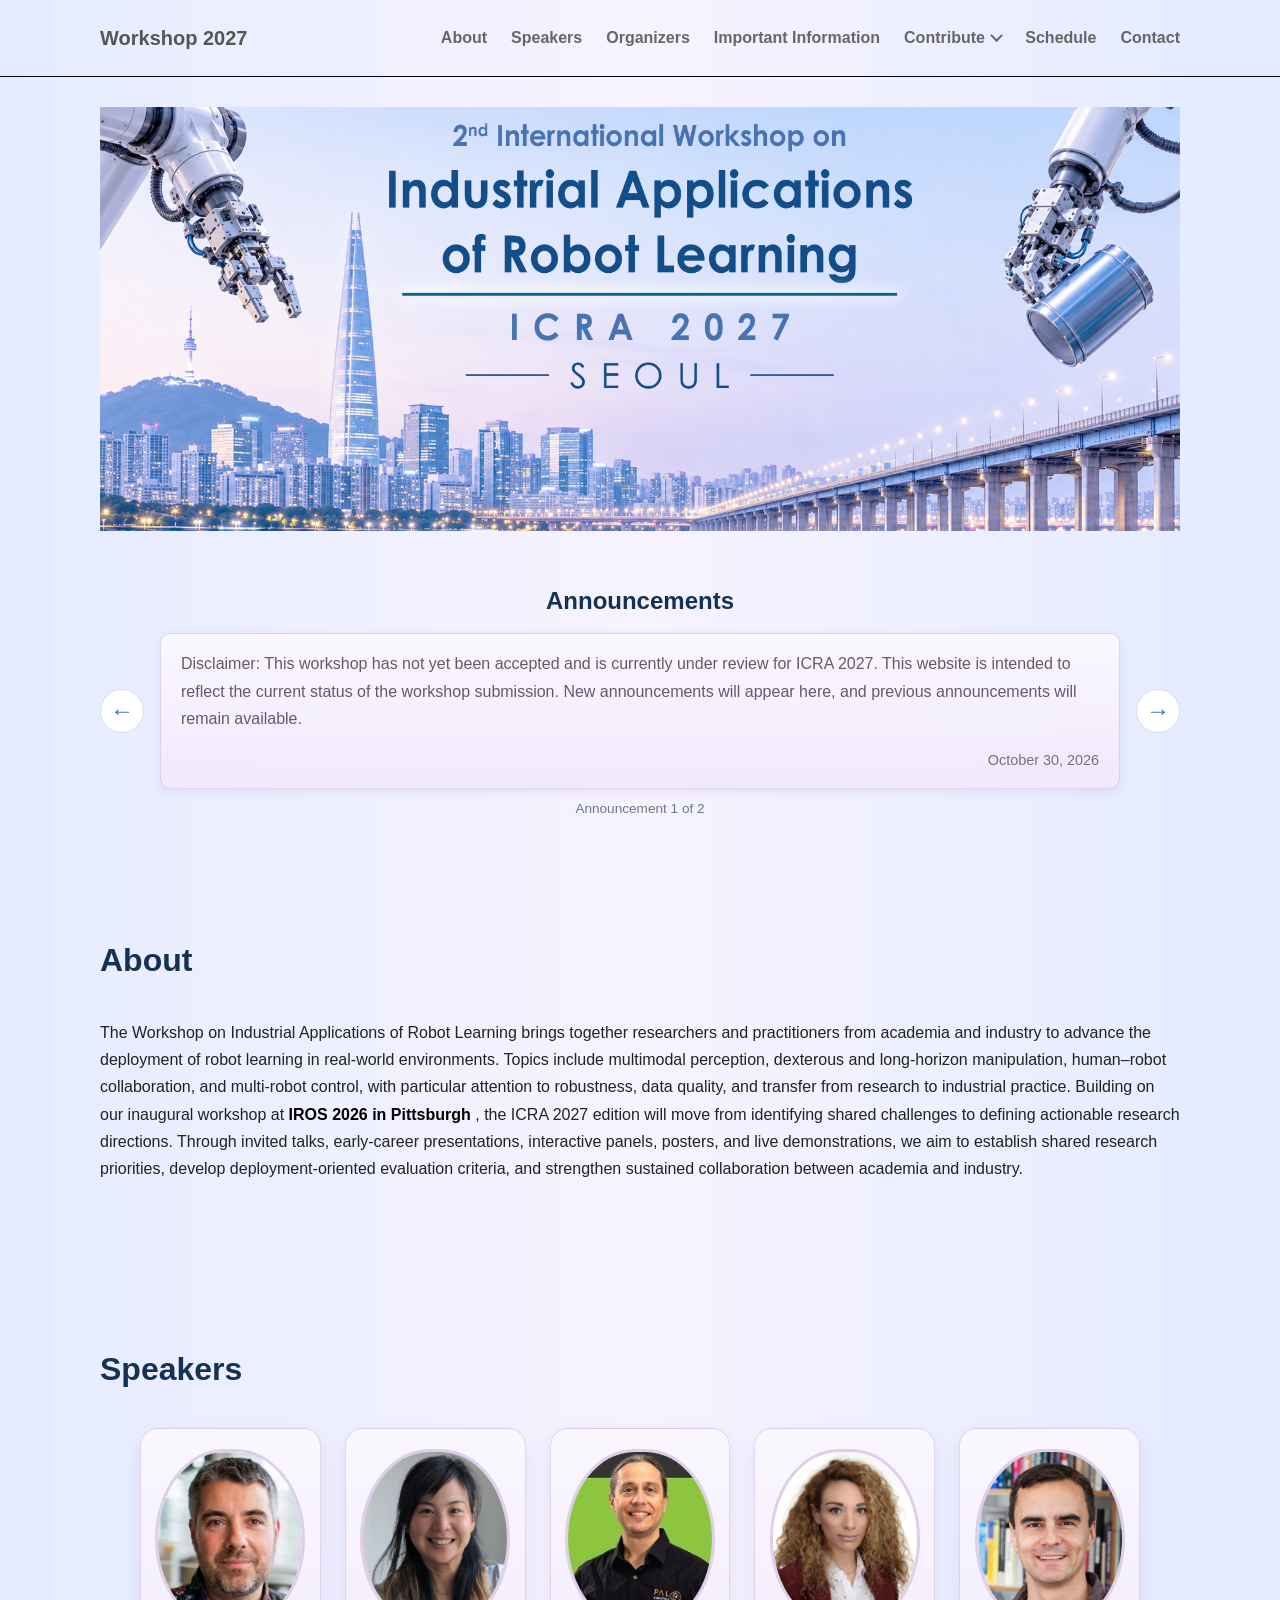
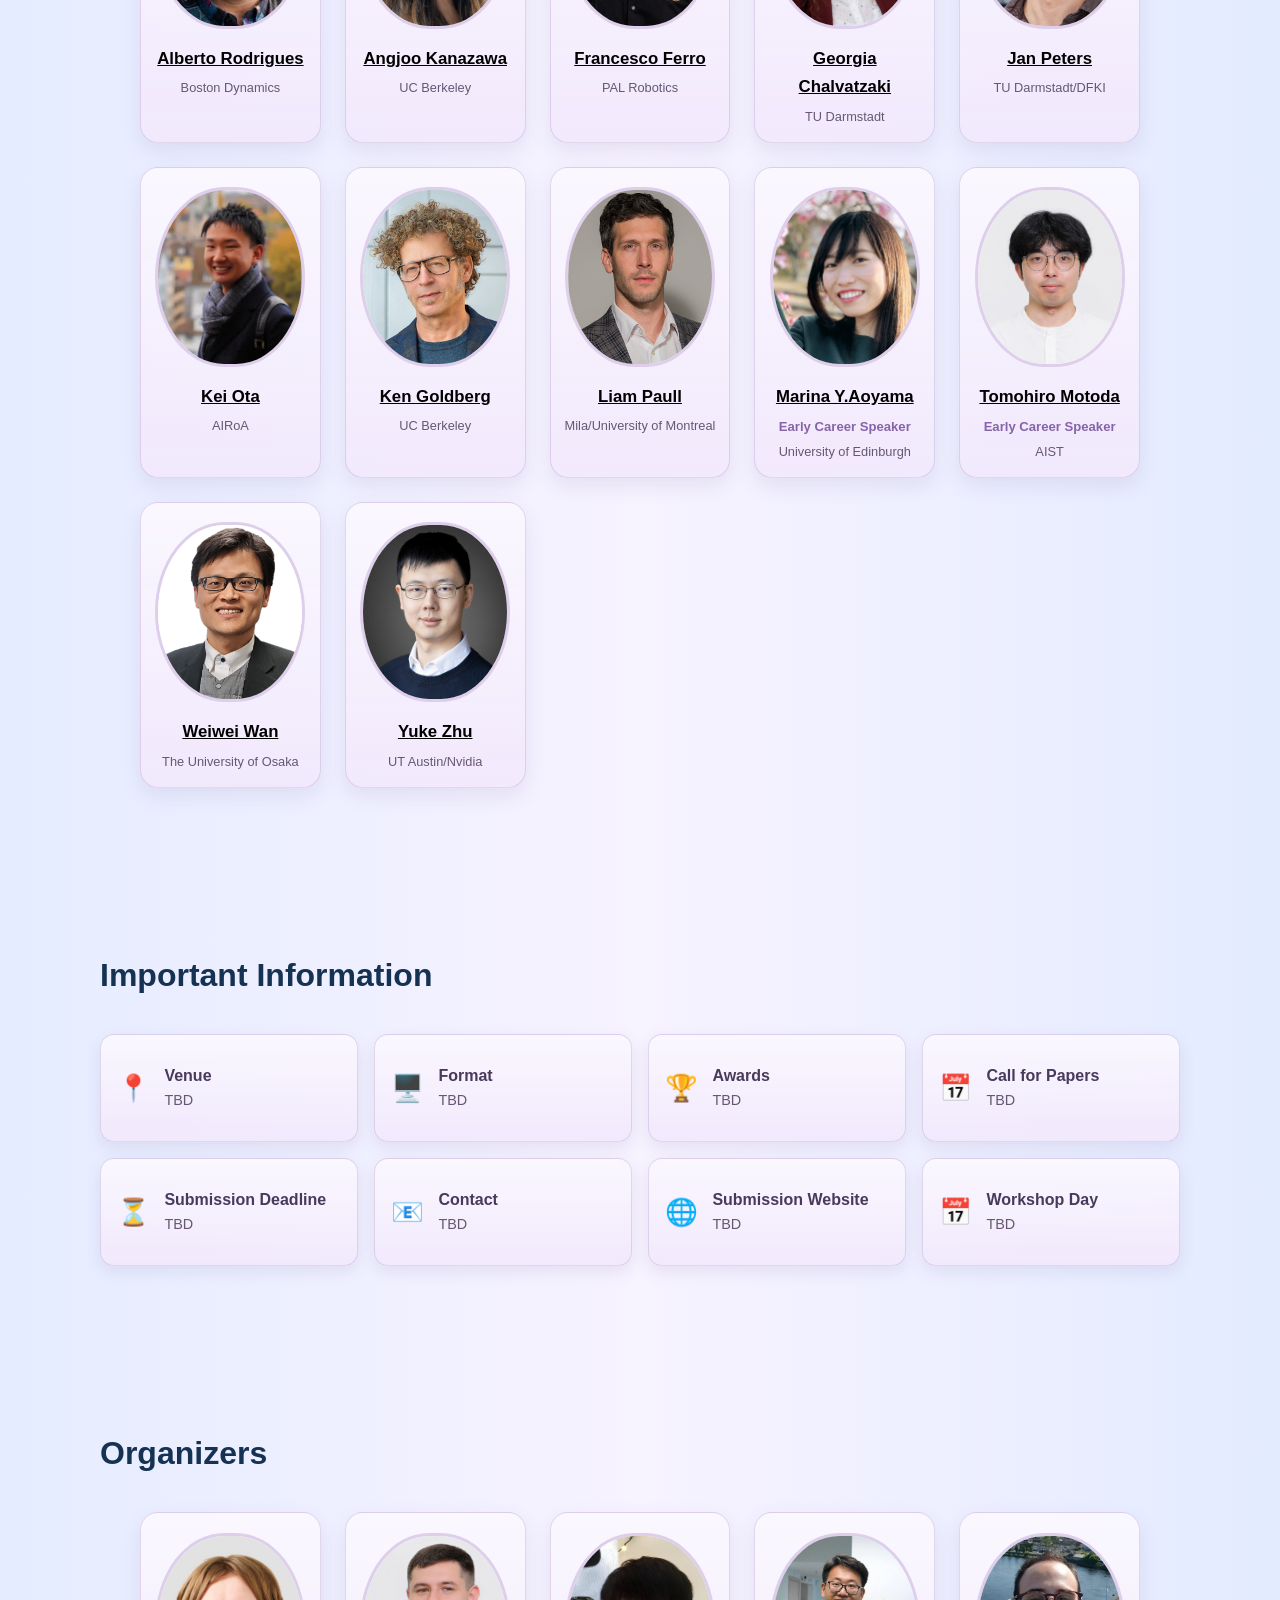
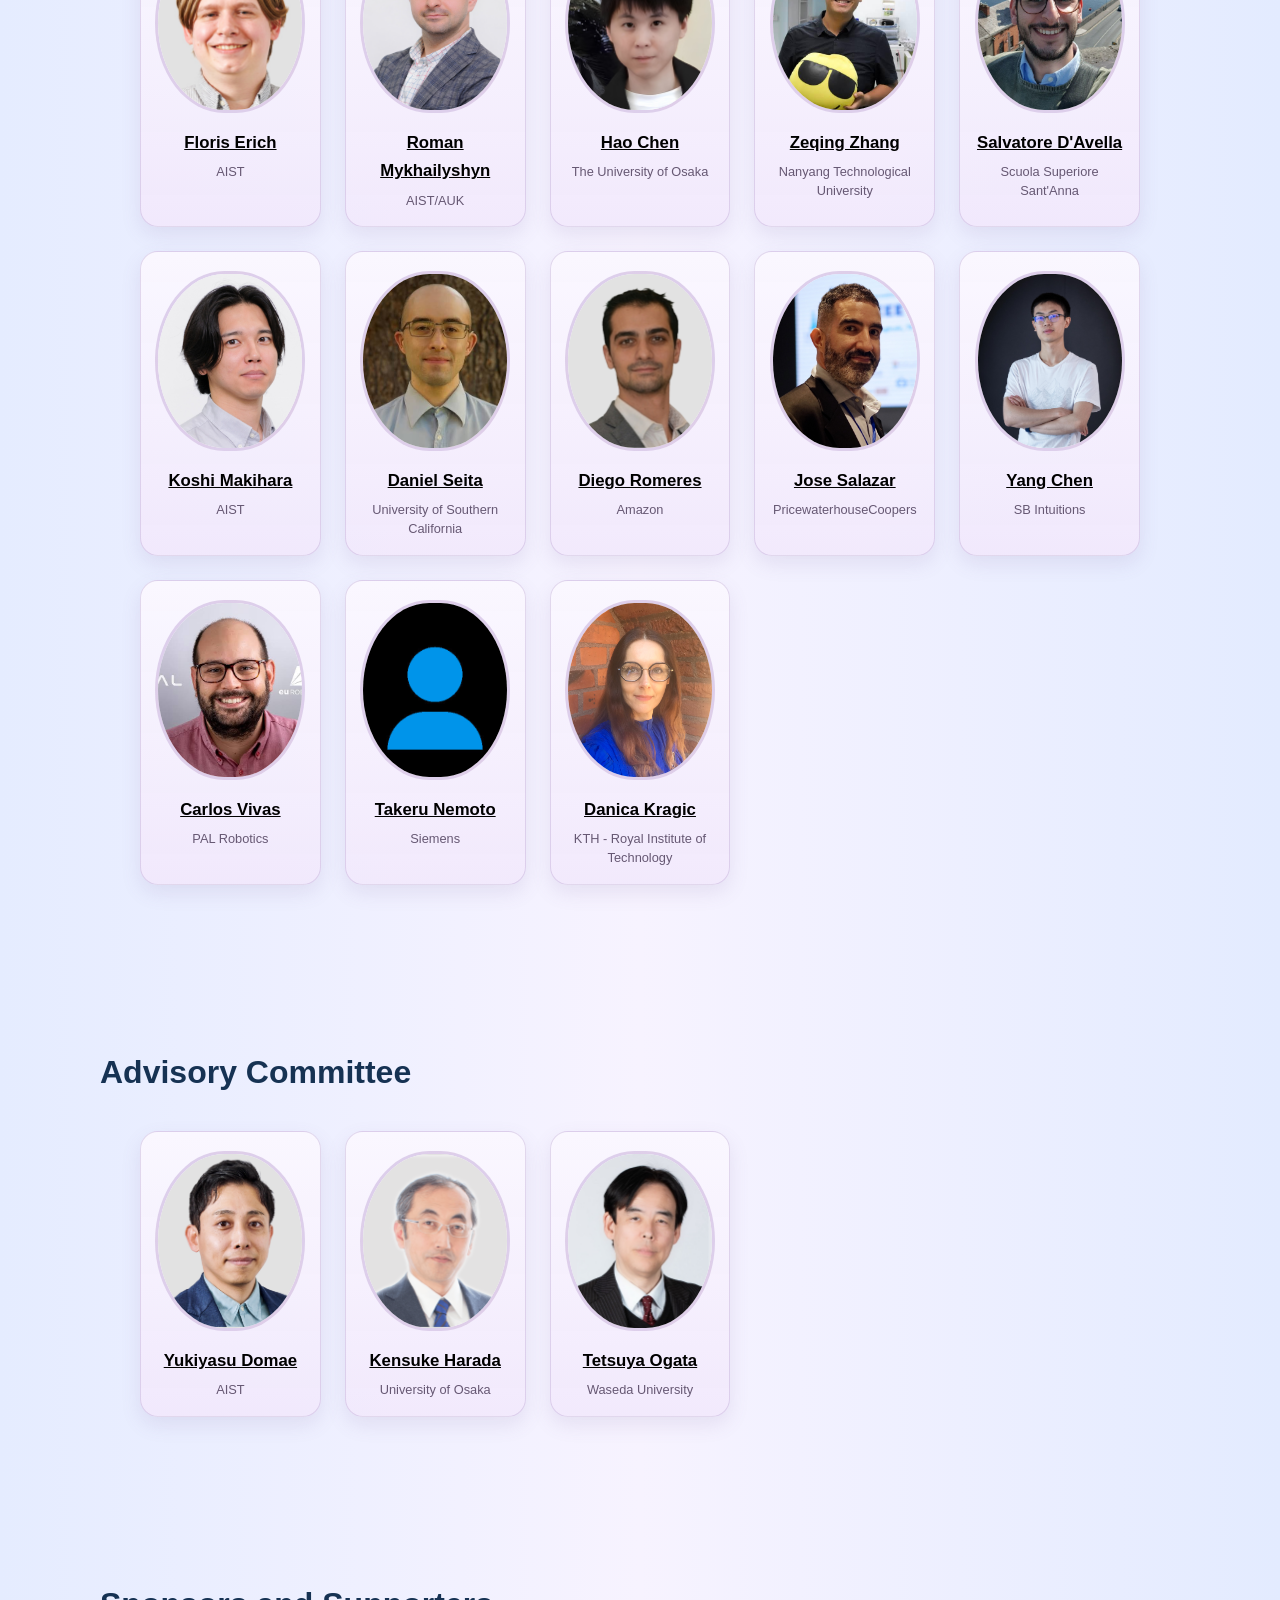
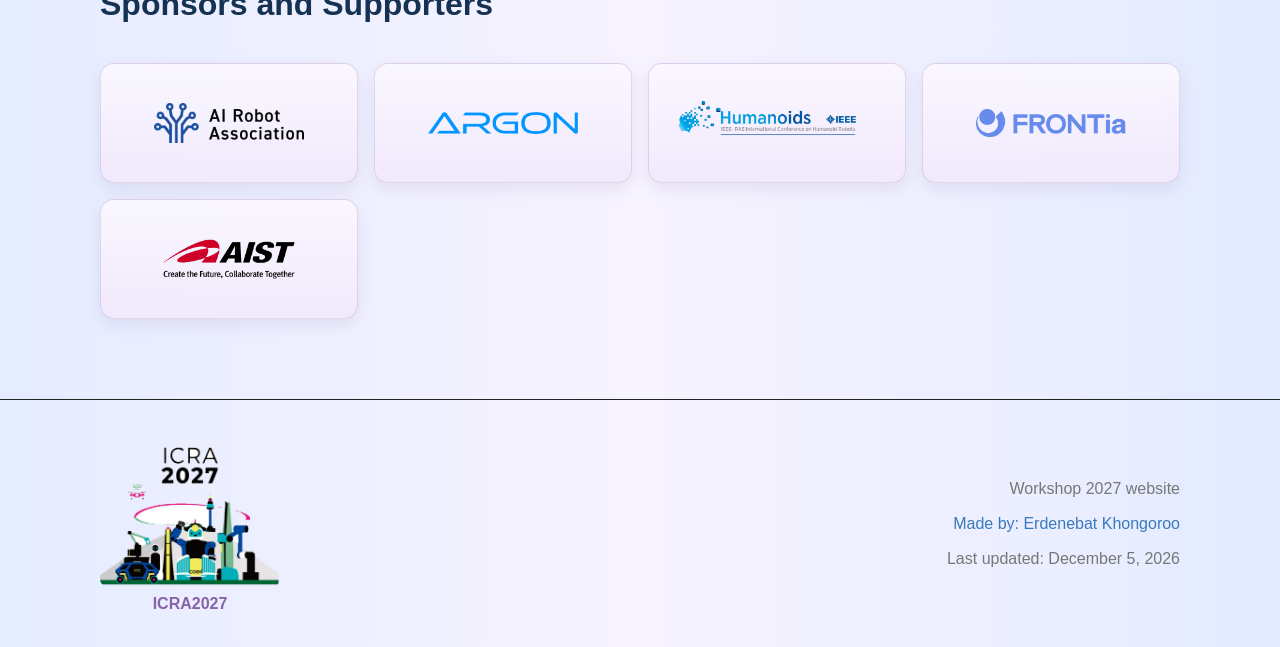
<file: index.html>
<!DOCTYPE html>
<html lang="en">
<head>
    <meta charset="UTF-8">
    <meta name="viewport" content="width=device-width, initial-scale=1.0">
    <title>Workshop 2027</title>
    <link rel="stylesheet" href="./assets/css/main.css">
    <link rel="stylesheet" href="./assets/css/responsive.css">
</head>
<body id="top" class="home-page">
    <div id="header"></div>
    <div class="site-banner">
        <img src="./assets/images/banners/banner.jpg" alt="Workshop 2027 banner">
    </div>
    <section class="announcements container" aria-labelledby="announcements-title">
        <h2 id="announcements-title" class="announcements-title">Announcements</h2>
        <div class="announcement-carousel" aria-label="Workshop announcements">
            <button class="announcement-arrow" type="button" data-announcement-previous aria-label="Previous announcement">&larr;</button>
            <article class="announcement-card" aria-live="polite">
                <p class="announcement-message">Disclaimer: This workshop has not yet been accepted and is currently under review for ICRA 2027. This website is intended to reflect the current status of the workshop submission. New announcements will appear here, and previous announcements will remain available.</p>
                <time class="announcement-date" datetime="2026-10-30">October 30, 2026</time>
            </article>
            <article class="announcement-card" aria-live="polite">
                <p class="announcement-message">TBD</p>
                <time class="announcement-date" datetime="2026-10-16">October 16, 2026</time>
            </article>
            <button class="announcement-arrow" type="button" data-announcement-next aria-label="Next announcement">&rarr;</button>
        </div>
        <p class="announcement-position" data-announcement-position aria-live="polite">Announcement 1 of 1</p>
    </section>
    <main class="container">
        <section id="about">
            <h1 class="section-title">About</h1>
            The Workshop on Industrial Applications of Robot Learning brings together researchers and practitioners from academia and industry to advance the deployment of robot learning in real-world environments. Topics include multimodal perception, dexterous and long-horizon manipulation, human–robot collaboration, and multi-robot control, with particular attention to robustness, data quality, and transfer from research to industrial practice.
Building on our inaugural workshop at <a href="https://aistairc.github.io/IROS2026-workshop/" target="_blank" style="color: #000; font-weight: bold;">IROS 2026 in Pittsburgh </a>, the ICRA 2027 edition will move from identifying shared challenges to defining actionable research directions. Through invited talks, early-career presentations, interactive panels, posters, and live demonstrations, we aim to establish shared research priorities, develop deployment-oriented evaluation criteria, and strengthen sustained collaboration between academia and industry.
        </section>
        <section id="speakers">
            <h1 class="section-title">Speakers</h1>
            <div class="section-content">
                <div class="card-grid speaker-grid">
                    <article class="person-card">
                        <div class="person-photo">
                            <img src="./assets/images/speakers/alberto_rodrigues.jpg" alt="Alberto Rodrigues">
                        </div>
                        <h3><a href="https://www.linkedin.com/in/alberto-rodriguez-5457661a8" target="_blank">Alberto Rodrigues</a></h3>
                        <!-- <p class="person-role">TBD</p> -->
                        <p class="person-affiliation">Boston Dynamics</p>
                    </article>
                    <article class="person-card">
                        <div class="person-photo">
                            <img src="./assets/images/speakers/angjoo_kanazawa.png" alt="Angjoo Kanazawa">
                        </div>
                        <h3><a href="https://people.eecs.berkeley.edu/~kanazawa/" target="_blank">Angjoo Kanazawa</a></h3>
                        <!-- <p class="person-role">TBD</p> -->
                        <p class="person-affiliation">UC Berkeley</p>
                    </article>
                    <article class="person-card">
                        <div class="person-photo">
                            <img src="./assets/images/speakers/francesco_ferro.jpg" alt="Francesco Ferro">
                        </div>
                        <h3><a href="https://scholar.google.com/citations?user=DWcC1p8AAAAJ&hl=es" target="_blank">Francesco Ferro</a></h3>
                        <!-- <p class="person-role">TBD</p> -->
                        <p class="person-affiliation">PAL Robotics</p>
                    </article>
                    <article class="person-card">
                        <div class="person-photo">
                            <img src="./assets/images/speakers/georgia_chalvatzaki.png" alt="Georgia Chalvatzaki">
                        </div>
                        <h3><a href="https://pearl-lab.com/people/georgia-chalvatzaki/" target="_blank">Georgia Chalvatzaki</a></h3>
                        <!-- <p class="person-role">TBD</p> -->
                        <p class="person-affiliation">TU Darmstadt</p>
                    </article>
                    <article class="person-card">
                        <div class="person-photo">
                            <img src="./assets/images/speakers/jan_peters.png" alt="Jan Peters">
                        </div>
                        <h3><a href="https://scholar.google.com/citations?user=-kIVAcAAAAAJ&hl=en" target="_blank">Jan Peters</a></h3>
                        <!-- <p class="person-role">TBD</p> -->
                        <p class="person-affiliation">TU Darmstadt/DFKI</p>
                    </article>
                    <article class="person-card">
                        <div class="person-photo">
                            <img src="./assets/images/speakers/kei_ota.png" alt="Kei Ota">
                        </div>
                        <h3><a href="https://keiohta.github.io/" target="_blank">Kei Ota</a></h3>
                        <!-- <p class="person-role">TBD</p> -->
                        <p class="person-affiliation">AIRoA</p>
                    </article>
                    <article class="person-card">
                        <div class="person-photo">
                            <img src="./assets/images/speakers/ken_goldberg.jpg" alt="Ken Goldberg">
                        </div>
                        <h3><a href="https://goldberg.berkeley.edu/" target="_blank">Ken Goldberg</a></h3>
                        <!-- <p class="person-role">TBD</p> -->
                        <p class="person-affiliation">UC Berkeley</p>
                    </article>
                    <article class="person-card">
                        <div class="person-photo">
                            <img src="./assets/images/speakers/liam_paull.png" alt="Liam Paull">
                        </div>
                        <h3><a href="https://liampaull.ca/" target="_blank">Liam Paull</a></h3>
                        <!-- <p class="person-role">TBD</p> -->
                        <p class="person-affiliation">Mila/University of Montreal</p>
                    </article>
                    <article class="person-card">
                        <div class="person-photo">
                            <img src="./assets/images/speakers/marina_y_aoyama.png" alt="Marina Y.Aoyama">
                        </div>
                        <h3><a href="https://sites.google.com/view/marinayaoyama/home" target="_blank">Marina Y.Aoyama</a></h3>
                        <p class="person-role">Early Career Speaker</p>
                        <p class="person-affiliation">University of Edinburgh</p>
                    </article>
                    <article class="person-card">
                        <div class="person-photo">
                            <img src="./assets/images/speakers/tomohiro_motoda.jpg" alt="Tomohiro Motoda">
                        </div>
                        <h3><a href="https://tomohiromotoda.github.io/" target="_blank">Tomohiro Motoda</a></h3>
                        <p class="person-role">Early Career Speaker</p>
                        <p class="person-affiliation">AIST</p>
                    </article>
                    <article class="person-card">
                        <div class="person-photo">
                            <img src="./assets/images/speakers/weiwei_wan.jpg" alt="Weiwei Wan">
                        </div>
                        <h3><a href="https://wanweiwei07.github.io/" target="_blank">Weiwei Wan</a></h3>
                        <!-- <p class="person-role">TBD</p> -->
                        <p class="person-affiliation">The University of Osaka</p>
                    </article>
                    <article class="person-card">
                        <div class="person-photo">
                            <img src="./assets/images/speakers/yuke_zhu.jpeg" alt="Yuke Zhu">
                        </div>
                        <h3><a href="https://yukezhu.me/" target="_blank">Yuke Zhu</a></h3>
                        <!-- <p class="person-role">TBD</p> -->
                        <p class="person-affiliation">UT Austin/Nvidia</p>
                    </article>
                </div>
            </div>
        </section>
        <section id="important-information">
            <h1 class="section-title">Important Information</h1>
            <div class="info-grid">
                <article class="info-card">
                    <span class="info-icon" aria-hidden="true">📍</span>
                    <div class="info-text">
                        <h2 class="info-label">Venue</h2>
                        <p class="info-detail">TBD</p>
                    </div>
                </article>
                <article class="info-card">
                    <span class="info-icon" aria-hidden="true">🖥️</span>
                    <div class="info-text">
                        <h2 class="info-label">Format</h2>
                        <p class="info-detail">TBD</p>
                    </div>
                </article>
                <article class="info-card">
                    <span class="info-icon" aria-hidden="true">🏆</span>
                    <div class="info-text">
                        <h2 class="info-label">Awards</h2>
                        <p class="info-detail">TBD</p>
                    </div>
                </article>
                <article class="info-card">
                    <span class="info-icon" aria-hidden="true">📅</span>
                    <div class="info-text">
                        <h2 class="info-label">Call for Papers</h2>
                        <p class="info-detail">TBD</p>
                    </div>
                </article>
                <article class="info-card">
                    <span class="info-icon" aria-hidden="true">⏳</span>
                    <div class="info-text">
                        <h2 class="info-label">Submission Deadline</h2>
                        <p class="info-detail">TBD</p>
                    </div>
                </article>
                <article class="info-card">
                    <span class="info-icon" aria-hidden="true">📧</span>
                    <div class="info-text">
                        <h2 class="info-label">Contact</h2>
                        <p class="info-detail">TBD</p>
                    </div>
                </article>
                <article class="info-card">
                    <span class="info-icon" aria-hidden="true">🌐</span>
                    <div class="info-text">
                        <h2 class="info-label">Submission Website</h2>
                        <p class="info-detail">TBD</p>
                    </div>
                </article>
                <article class="info-card">
                    <span class="info-icon" aria-hidden="true">📅</span>
                    <div class="info-text">
                        <h2 class="info-label">Workshop Day</h2>
                        <p class="info-detail">TBD</p>
                    </div>
                </article>
            </div>
        </section>
        <section id="organizers">
            <h1 class="section-title">Organizers</h1>
            <div class="section-content">
                <div class="card-grid organizer-grid">
                    <article class="person-card">
                        <div class="person-photo">
                            <img src="./assets/images/organizers/floris_erich.png" alt="Floris Erich">
                        </div>
                        <h3><a href="https://staff.aist.go.jp/floris.erich/" target="_blank">Floris Erich</a></h3>
                        <!-- <p class="person-role">TBD</p> -->
                        <p class="person-affiliation">AIST</p>
                    </article>
                    <article class="person-card">
                        <div class="person-photo">
                            <img src="./assets/images/organizers/roman_mykhailyshyn.png" alt="Roman Mykhailyshyn">
                        </div>
                        <h3><a href="https://romanmykhailyshyn.github.io/" target="_blank">Roman Mykhailyshyn</a></h3>
                        <!-- <p class="person-role">TBD</p> -->
                        <p class="person-affiliation">AIST/AUK</p>
                    </article>
                    <article class="person-card">
                        <div class="person-photo">
                            <img src="./assets/images/organizers/hao_chen.png" alt="Hao Chen">
                        </div>
                        <h3><a href="https://chzjuou.github.io/" target="_blank">Hao Chen</a></h3>
                        <!-- <p class="person-role">TBD</p> -->
                        <p class="person-affiliation">The University of Osaka</p>
                    </article>
                    <article class="person-card">
                        <div class="person-photo">
                            <img src="./assets/images/organizers/zeqing_zhang.jpg" alt="Zeqing Zhang">
                        </div>
                        <h3><a href="https://benjizhang.github.io/" target="_blank">Zeqing Zhang</a></h3>
                        <!-- <p class="person-role">TBD</p> -->
                        <p class="person-affiliation">Nanyang Technological University</p>
                    </article>
                    <article class="person-card">
                        <div class="person-photo">
                            <img src="./assets/images/organizers/salvatore_avella.jpg" alt="Salvatore D'Avella">
                        </div>
                        <h3><a href="https://www.santannapisa.it/it/salvatore-davella" target="_blank">Salvatore D'Avella</a></h3>
                        <!-- <p class="person-role">TBD</p> -->
                        <p class="person-affiliation">Scuola Superiore Sant'Anna</p>
                    </article>
                    <article class="person-card">
                        <div class="person-photo">
                            <img src="./assets/images/organizers/koshi_makihara.jpg" alt="Koshi Makihara">
                        </div>
                        <h3><a href="https://k-makihara.github.io/" target="_blank">Koshi Makihara</a></h3>
                        <!-- <p class="person-role">TBD</p> -->
                        <p class="person-affiliation">AIST</p>
                    </article>  
                    <article class="person-card">
                        <div class="person-photo">
                            <img src="./assets/images/organizers/daniel_seita.jpg" alt="Daniel Seita">
                        </div>
                        <h3><a href="https://danielseita.github.io/" target="_blank">Daniel Seita</a></h3>
                        <!-- <p class="person-role">TBD</p> -->
                        <p class="person-affiliation">University of Southern California</p>
                    </article>
                    <article class="person-card">
                        <div class="person-photo">
                            <img src="./assets/images/organizers/diego_romeres.png" alt="Diego Romeres">
                        </div>
                        <h3><a href="https://www.amazon.science/author/diego-romeres" target="_blank">Diego Romeres</a></h3>
                        <!-- <p class="person-role">TBD</p> -->
                        <p class="person-affiliation">Amazon</p>
                    </article>
                    <article class="person-card">
                        <div class="person-photo">
                            <img src="./assets/images/organizers/jose_salazar.jpeg" alt="Jose Salazar">
                        </div>
                        <h3><a href="https://jvsl.dev/" target="_blank">Jose Salazar</a></h3>
                        <!-- <p class="person-role">TBD</p> -->
                        <p class="person-affiliation">PricewaterhouseCoopers</p>
                    </article> 
                    <article class="person-card">
                        <div class="person-photo">
                            <img src="./assets/images/organizers/yang_chen.jpg" alt="Yang Chen">
                        </div>
                        <h3><a href="https://robot-yang.github.io/" target="_blank">Yang Chen</a></h3>
                        <!-- <p class="person-role">TBD</p> -->
                        <p class="person-affiliation">SB Intuitions</p>
                    </article>
                    <article class="person-card">
                        <div class="person-photo">
                            <img src="./assets/images/organizers/carlos_vivas.jpg" alt="Carlos Vivas">
                        </div>
                        <h3><a href="https://es.linkedin.com/in/carlosvivasa/en" target="_blank">Carlos Vivas</a></h3>
                        <!-- <p class="person-role">TBD</p> -->
                        <p class="person-affiliation">PAL Robotics</p>
                    </article>
                    <article class="person-card">
                        <div class="person-photo">
                            <img src="./assets/images/organizers/jane.jpg" alt="TBD">
                        </div>
                        <h3><a href="TBD" target="_blank">Takeru Nemoto</a></h3>
                        <!-- <p class="person-role">TBD</p> -->
                        <p class="person-affiliation">Siemens</p>
                    </article>
                    <article class="person-card">
                        <div class="person-photo">
                            <img src="./assets/images/organizers/danica_kragic.png" alt="Danica Kragic">
                        </div>
                        <h3><a href="https://www.kth.se/profile/dani" target="_blank">Danica Kragic</a></h3>
                        <!-- <p class="person-role">TBD</p> -->
                        <p class="person-affiliation">KTH - Royal Institute of Technology</p>
                    </article>
                </div>
            </div>
        </section>
        <section id="advisory-committee">
            <h1 class="section-title">Advisory Committee</h1>
            <div class="section-content">
                <div class="card-grid organizer-grid">
                    <article class="person-card">
                        <div class="person-photo">
                            <img src="./assets/images/organizers/yukiyasu_domae.png" alt="Yukiyasu Domae">
                        </div>
                        <h3><a href="https://eart.airc.aist.go.jp/en/member/yukiyasu-domae/" target="_blank">Yukiyasu Domae</a></h3>
                        <p class="person-affiliation">AIST</p>
                    </article>
                    <article class="person-card">
                        <div class="person-photo">
                            <img src="./assets/images/organizers/kensuke_harada.png" alt="Kensuke Harada">
                        </div>
                        <h3><a href="https://www.roboticmanipulation.org/members2/kensuke-harada/" target="_blank">Kensuke Harada</a></h3>
                        <p class="person-affiliation">University of Osaka</p>
                    </article>
                    <article class="person-card">
                        <div class="person-photo">
                            <img src="./assets/images/organizers/tetsuya_ogata.png" alt="Tetsuya Ogata">
                        </div>
                        <h3><a href="https://ogata-lab.jp/member/ogata.html" target="_blank">Tetsuya Ogata</a></h3>
                        <p class="person-affiliation">Waseda University</p>
                    </article>
                </div>
            </div>
        </section>
        <section id="supporters">
            <h1 class="section-title">Sponsors and Supporters</h1>
            <div class="supporter-grid">
                <a class="supporter-logo" href="https://airoa.org/" target="_blank" rel="noopener noreferrer" aria-label="AIRoA website">
                    <img src="./assets/images/banners/airoa_logo.png" alt="AIRoA Logo">
                </a>
                <a class="supporter-logo" href="https://argonmech.com/" target="_blank" rel="noopener noreferrer" aria-label="Argon website">
                    <img src="./assets/images/banners/argon_logo.png" alt="Argon Logo">
                </a>
                <a class="supporter-logo" href="https://www.humanoid-robotics.org/" target="_blank" rel="noopener noreferrer" aria-label="TC-Humanoids website">
                    <img class="supporter-logo-humanoids" src="./assets/images/banners/humanoids_header.png" alt="TC-Humanoids Logo">
                </a>
                <a class="supporter-logo" href="https://www.example.com/" target="_blank" rel="noopener noreferrer" aria-label="Supporter 4 website">
                    <img src="./assets/images/banners/frontia_logo.png" alt="Frontia Logo">
                </a>
                <a class="supporter-logo" href="https://www.aist.go.jp/index_en.html" target="_blank" rel="noopener noreferrer" aria-label="AIST website">
                    <img src="./assets/images/banners/aist_logo.png" alt="AIST Logo">
                </a>
            </div>
        </section>
    </main>
    <div id="footer"></div>
    <script src="./assets/js/navigation.js"></script>
    <script src="./assets/js/announcements.js"></script>
    <script src="./assets/js/include_components.js"></script>
</body>
</html>
</file>
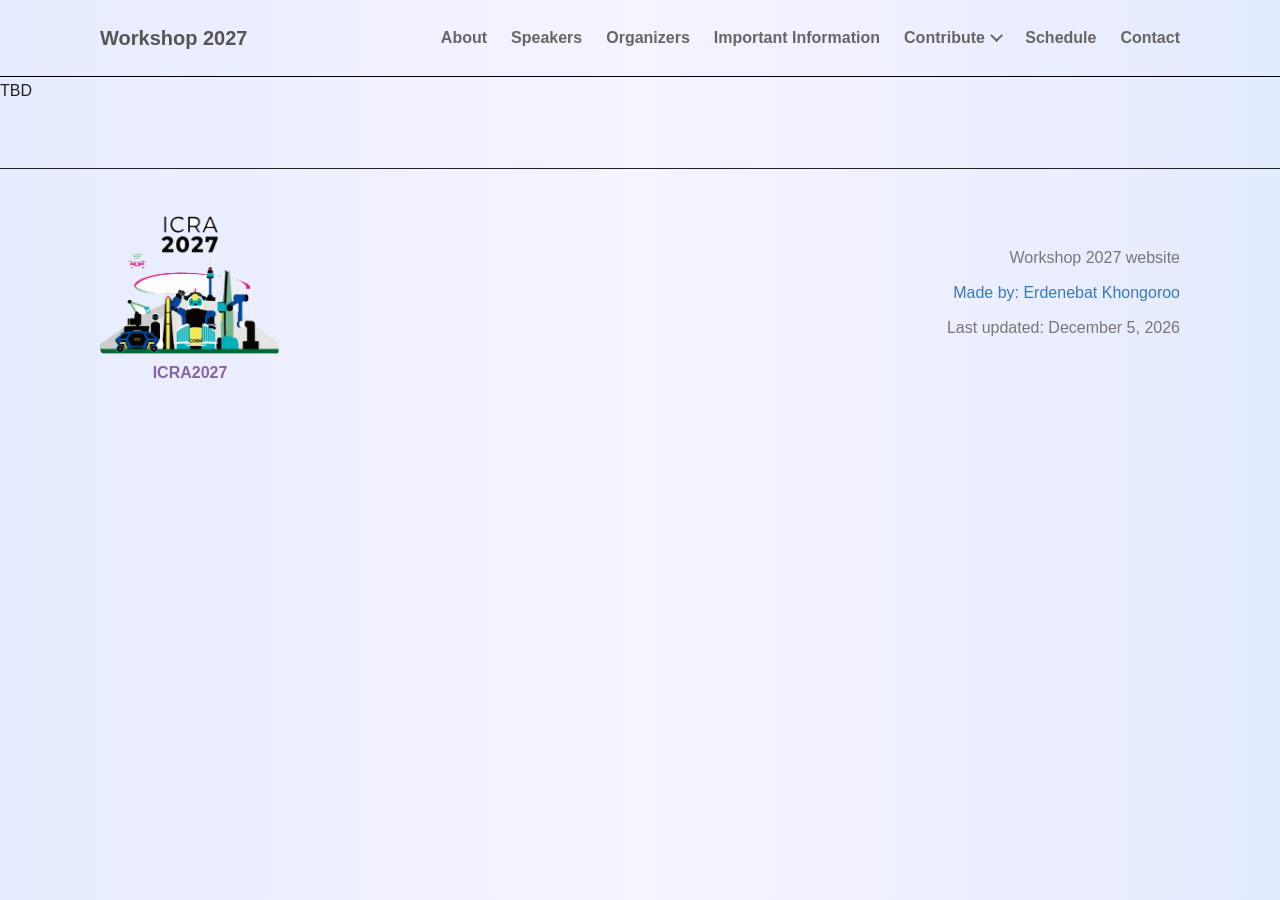
<file: call-for-lightning-talks.html>
<!DOCTYPE html>
<html lang="en">
<head>
    <meta charset="UTF-8">
    <meta name="viewport" content="width=device-width, initial-scale=1.0">
    <title>Contact | Workshop 2027</title>
    <link rel="stylesheet" href="./assets/css/main.css">
    <link rel="stylesheet" href="./assets/css/responsive.css">
</head>
<body id="top" class="contact-page">
    <div id="header"></div>
    TBD
    <div id="footer"></div>    
    <script src="./assets/js/navigation.js"></script>
    <script src="./assets/js/include_components.js"></script>
</body>
</html>
</file>
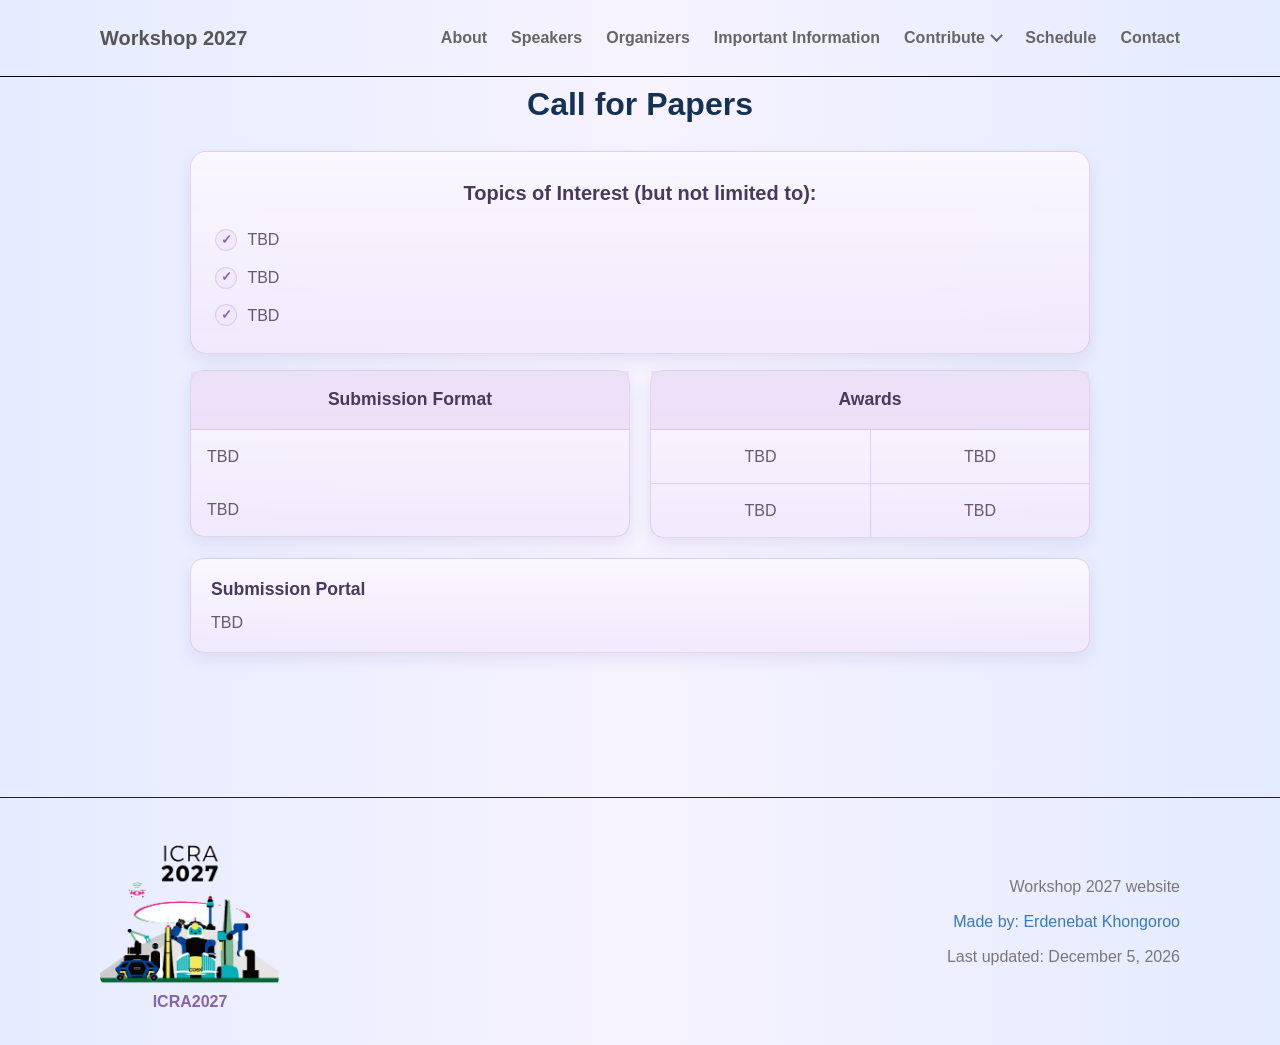
<file: call-for-papers.html>
<!DOCTYPE html>
<html lang="en">
<head>
    <meta charset="UTF-8">
    <meta name="viewport" content="width=device-width, initial-scale=1.0">
    <title>Call for Papers | Workshop 2027</title>
    <link rel="stylesheet" href="./assets/css/main.css">
    <link rel="stylesheet" href="./assets/css/responsive.css">
</head>
<body id="top" class="call-for-papers-page">
    <div id="header"></div>
    <main class="container">
        <section>
            <h1 class="section-title">Call for Papers</h1>
            <div class="topics-panel">
                <h2 class="topics-title">Topics of Interest (but not limited to):</h2>
                <ul class="topics-list">
                    <li>TBD</li>
                    <li>TBD</li>
                    <li>TBD</li>
                </ul>
            </div>
            <div class="submission-details">
                <section class="details-table" aria-labelledby="submission-format-title">
                    <h2 class="details-table-title" id="submission-format-title">Submission Format</h2>
                    <ul class="details-table-list submission-format-list">
                        <li>TBD</li>
                        <li>TBD</li>
                    </ul>
                </section>
                <section class="details-table" aria-labelledby="rewards-title">
                    <h2 class="details-table-title" id="rewards-title">Awards</h2>
                    <ul class="details-table-list rewards-list">
                        <li>TBD</li>
                        <li>TBD</li>
                        <li>TBD</li>
                        <li>TBD</li>
                    </ul>
                </section>
            </div>
            <div class="submission-portal">
                <h2 class="submission-portal-title">Submission Portal</h2>
                <p>TBD</p>
            </div>
        </section>
    </main>
    <div id="footer"></div>
    <script src="./assets/js/navigation.js"></script>
    <script src="./assets/js/include_components.js"></script>
</body>
</html>
</file>
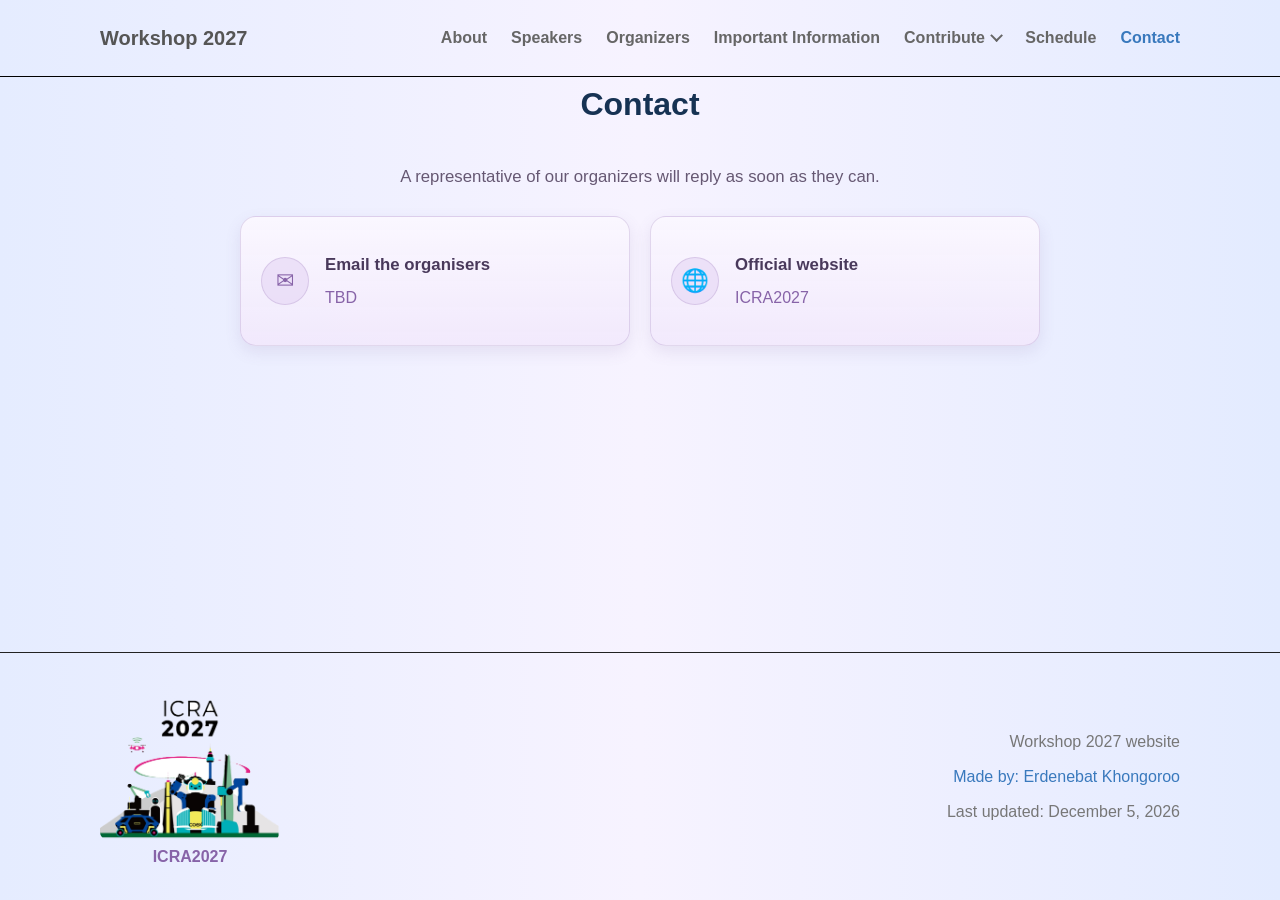
<file: contact.html>
<!DOCTYPE html>
<html lang="en">
<head>
    <meta charset="UTF-8">
    <meta name="viewport" content="width=device-width, initial-scale=1.0">
    <title>Contact | Workshop 2027</title>
    <link rel="stylesheet" href="./assets/css/main.css">
    <link rel="stylesheet" href="./assets/css/responsive.css">
</head>
<body id="top" class="contact-page">
    <div id="header"></div>
    <main class="container">
        <section>
            <h1 class="section-title">Contact</h1>
            <div class="contact-content">
                <p class="contact-intro">A representative of our organizers will reply as soon as they can.</p>
                <div class="contact-options">
                    <article class="contact-card">
                        <span class="contact-icon" aria-hidden="true">✉</span>
                        <div>
                            <h2>Email the organisers</h2>
                            <p><a href="mailto:TBD">TBD</a></p>
                        </div>
                    </article>
                    <article class="contact-card">
                        <span class="contact-icon" aria-hidden="true">🌐</span>
                        <div>
                            <h2>Official website</h2>
                            <p><a href="https://2027.ieee-icra.org/">ICRA2027</a></p>
                        </div>
                    </article>
                </div>
            </div>
        </section>
    </main>
    <div id="footer"></div>    
    <script src="./assets/js/navigation.js"></script>
    <script src="./assets/js/include_components.js"></script>
</body>
</html>
</file>
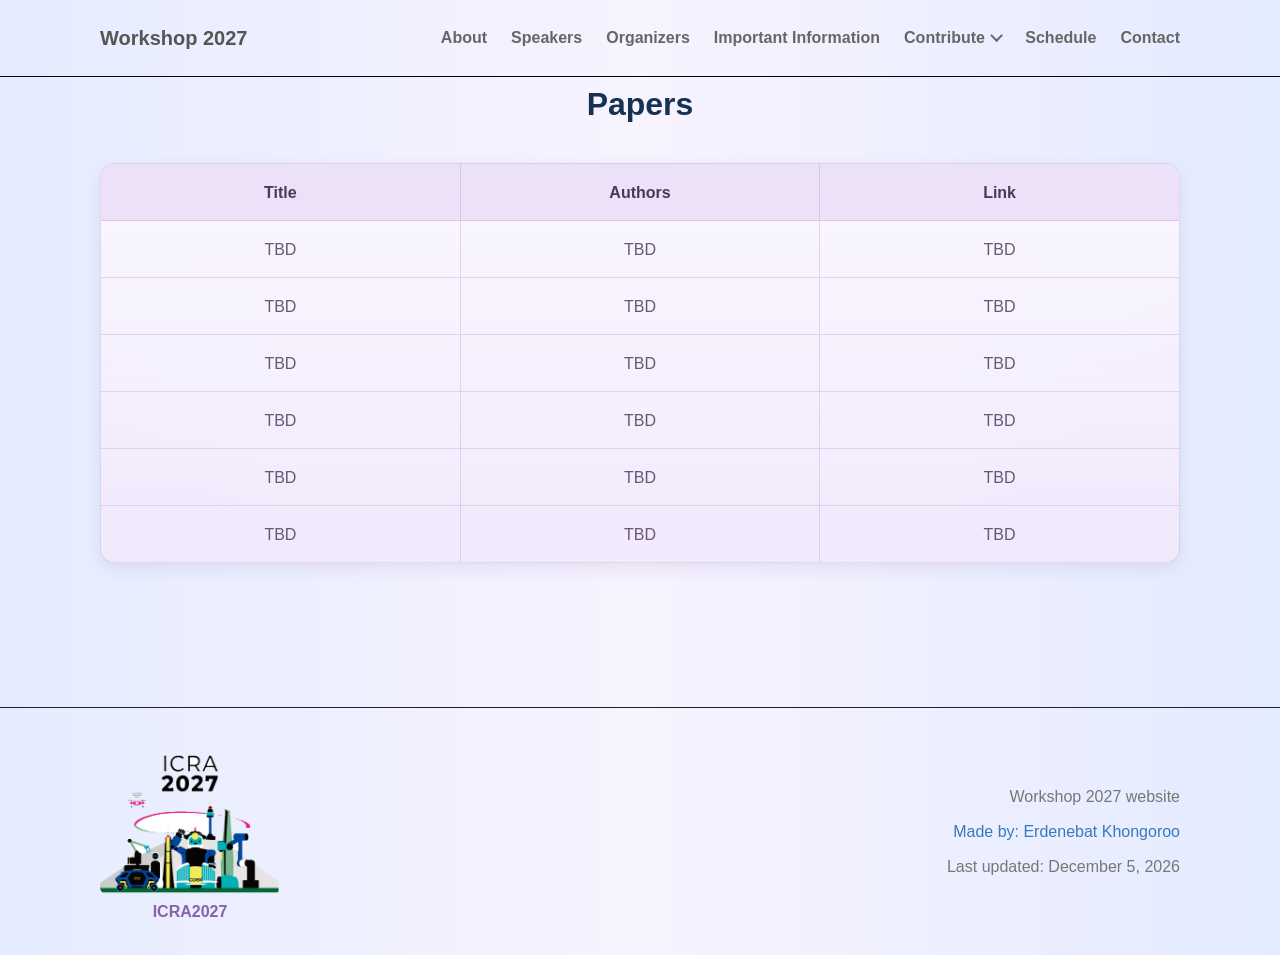
<file: papers.html>
<!DOCTYPE html>
<html lang="en">
<head>
    <meta charset="UTF-8">
    <meta name="viewport" content="width=device-width, initial-scale=1.0">
    <title>Papers | Workshop 2027</title>
    <link rel="stylesheet" href="./assets/css/main.css">
    <link rel="stylesheet" href="./assets/css/responsive.css">
</head>
<body id="top" class="schedule-page">
    <div id="header"></div>
    <main class="container">
        <section>
            <h1 class="section-title">Papers</h1>
            <div class="schedule-table-wrap">
                <table class="schedule-table">
                    <thead>
                        <tr>
                            <th scope="col">Title</th>
                            <th scope="col">Authors</th>
                            <th scope="col">Link</th>
                        </tr>
                    </thead>
                    <tbody>
                        <tr><td>TBD</td><td>TBD</td><td>TBD</td></tr>
                        <tr><td>TBD</td><td>TBD</td><td>TBD</td></tr>
                        <tr><td>TBD</td><td>TBD</td><td>TBD</td></tr>
                        <tr><td>TBD</td><td>TBD</td><td>TBD</td></tr>
                        <tr><td>TBD</td><td>TBD</td><td>TBD</td></tr>
                        <tr><td>TBD</td><td>TBD</td><td>TBD</td></tr>
                    </tbody>
                </table>
            </div>
        </section>
    </main>
    <div id="footer"></div>
    <script src="./assets/js/navigation.js"></script>
    <script src="./assets/js/include_components.js"></script>
</body>
</html>
</file>
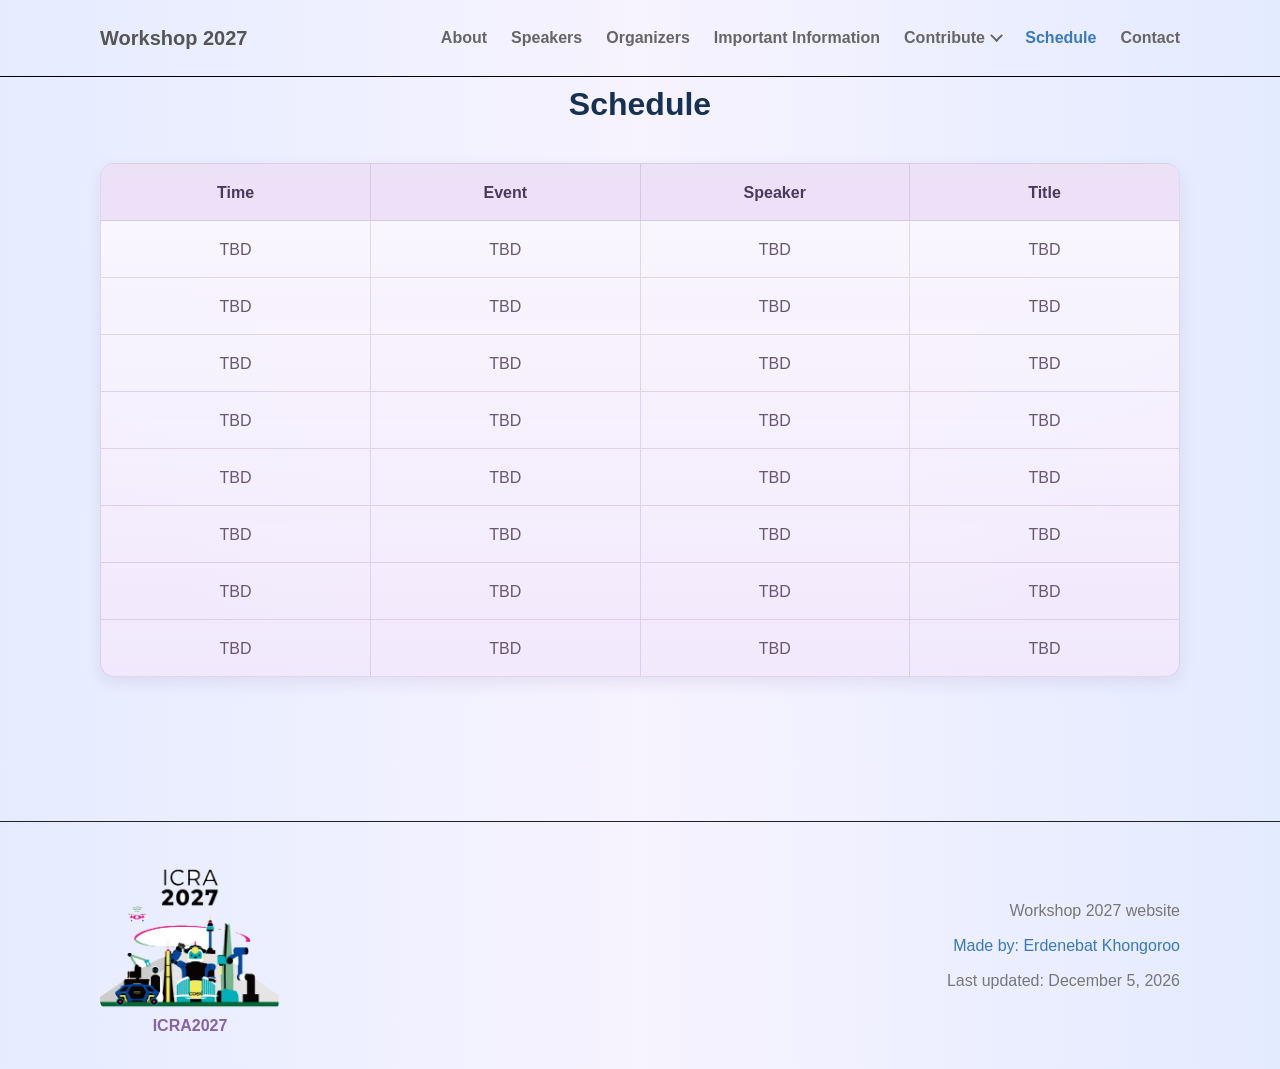
<file: schedule.html>
<!DOCTYPE html>
<html lang="en">
<head>
    <meta charset="UTF-8">
    <meta name="viewport" content="width=device-width, initial-scale=1.0">
    <title>Schedule | Workshop 2027</title>
    <link rel="stylesheet" href="./assets/css/main.css">
    <link rel="stylesheet" href="./assets/css/responsive.css">
</head>
<body id="top" class="schedule-page">
    <div id="header"></div>
    <main class="container">
        <section>
            <h1 class="section-title">Schedule</h1>
            <div class="schedule-table-wrap">
                <table class="schedule-table">
                    <thead>
                        <tr>
                            <th scope="col">Time</th>
                            <th scope="col">Event</th>
                            <th scope="col">Speaker</th>
                            <th scope="col">Title</th>
                        </tr>
                    </thead>
                    <tbody>
                        <tr><td>TBD</td><td>TBD</td><td>TBD</td><td>TBD</td></tr>
                        <tr><td>TBD</td><td>TBD</td><td>TBD</td><td>TBD</td></tr>
                        <tr><td>TBD</td><td>TBD</td><td>TBD</td><td>TBD</td></tr>
                        <tr><td>TBD</td><td>TBD</td><td>TBD</td><td>TBD</td></tr>
                        <tr><td>TBD</td><td>TBD</td><td>TBD</td><td>TBD</td></tr>
                        <tr><td>TBD</td><td>TBD</td><td>TBD</td><td>TBD</td></tr>
                        <tr><td>TBD</td><td>TBD</td><td>TBD</td><td>TBD</td></tr>
                        <tr><td>TBD</td><td>TBD</td><td>TBD</td><td>TBD</td></tr>
                    </tbody>
                </table>
            </div>
        </section>
    </main>
    <div id="footer"></div>
    <script src="./assets/js/navigation.js"></script>
    <script src="./assets/js/include_components.js"></script>
</body>
</html>
</file>
<file: assets/css/main.css>
/* GLOBAL */
:root {
    --page-gradient: linear-gradient(90deg, #e5ecff 0%, #f7f3ff 50%, #e3ebff 100%);
    --card-bg: linear-gradient(180deg, rgba(250, 247, 255, 0.96) 0%, rgba(241, 232, 252, 0.94) 100%);
    --card-border: rgba(160, 133, 190, 0.28);
    --card-shadow: rgba(117, 87, 151, 0.12);
    --card-accent: #8763a8;
    --card-heading: #49395b;
    --card-text: #665873;
    --card-muted: #786d84;
}
* {
    margin: 0;
    padding: 0;
    box-sizing: border-box;
}
html{
    scroll-behavior: smooth;
}
body{
    display: flex;
    min-height: 100vh;
    flex-direction: column;
    font-family: "Segoe UI", Arial, sans-serif;
    line-height: 1.7;
    color: #222;
    background: var(--page-gradient);
}
.container,
.site-banner {
    width: min(1080px, calc(100% - 60px));
    margin: 0 auto;
}
a{
    text-decoration: none;
    color: inherit;
}
ul{
    list-style: none;
}

/* NAVIGATION */
.site-header {
    position: sticky;
    top: 0;
    z-index: 1000;
    background: var(--page-gradient);
    border-bottom: 1px solid #000000;
}
.header-inner {
    display: flex;
    align-items: center;
    justify-content: space-between;
    gap: 2rem;
    min-height: 76px;
    flex-wrap: wrap;
}
.site-brand {
    flex-shrink: 0;
    color: #555;
    font-size: 1.25rem;
    font-weight: 700;
}
.main-nav > ul {
    display: flex;
    align-items: center;
    justify-content: flex-end;
    gap: 1.5rem;
    flex-wrap: nowrap;
}
.nav-toggle {
    display: none;
    align-items: center;
    gap: .6rem;
    padding: .55rem .8rem;
    border: 1px solid #d5e0eb;
    border-radius: 6px;
    background: #fff;
    color: #3979bd;
    font: inherit;
    font-weight: 600;
    cursor: pointer;
}
.nav-toggle-icon {
    display: grid;
    gap: 4px;
}
.nav-toggle-icon span {
    display: block;
    width: 18px;
    height: 2px;
    background: currentColor;
}
.main-nav a {
    font-weight: 600;
    color: #666;
    transition: 0.3s;
}

.main-nav a:hover {
    color: #3979bd;
}

.main-nav a.active {
    color: #3979bd;
}
.nav-dropdown {
    position: relative;
}
.nav-dropdown-toggle {
    display: inline-flex;
    align-items: center;
    gap: .45rem;
    color: #666;
    font-weight: 600;
    cursor: pointer;
    list-style: none;
}
.nav-dropdown-toggle::-webkit-details-marker {
    display: none;
}
.nav-dropdown-toggle::after {
    width: .45rem;
    height: .45rem;
    border-right: 2px solid currentColor;
    border-bottom: 2px solid currentColor;
    content: "";
    transform: translateY(-.12rem) rotate(45deg);
    transition: transform .2s;
}
.nav-dropdown details[open] > .nav-dropdown-toggle::after {
    transform: translateY(.12rem) rotate(225deg);
}
.nav-dropdown-toggle:hover {
    color: #3979bd;
}
.nav-dropdown-menu {
    position: absolute;
    top: 100%;
    left: 0;
    z-index: 1;
    display: none;
    min-width: 12rem;
    padding: .4rem;
    border: 1px solid #e3eaf1;
    border-radius: 8px;
    background: #fff;
    box-shadow: 0 4px 12px rgba(0, 0, 0, .08);
}
.nav-dropdown details[open] > .nav-dropdown-menu {
    display: block;
}
.nav-dropdown-menu a {
    display: block;
    padding: .55rem .75rem;
    border-radius: 4px;
}
.nav-dropdown-menu a:hover {
    background: #f2f7fc;
}
.main-nav a:focus-visible,
.nav-dropdown-toggle:focus-visible,
.nav-toggle:focus-visible {
    outline: 3px solid #3979bd;
    outline-offset: 3px;
}

.site-banner img {
    display: block;
    width: 100%;
    height: auto;
    padding-top:30px;
    padding-bottom: 30px;
}

main.container {
    flex: 1 0 auto;
}

/* ANNOUNCEMENTS */
.announcements {
    padding: 1.25rem 0 2rem;
}
.announcements-title {
    margin-bottom: .75rem;
    color: #163253;
    font-size: 1.5rem;
    text-align: center;
}
.announcement-carousel {
    display: grid;
    grid-template-columns: 44px minmax(0, 1fr) 44px;
    align-items: stretch;
    gap: 1rem;
}
.announcement-arrow {
    align-self: center;
    width: 44px;
    height: 44px;
    border: 1px solid #d5e0eb;
    border-radius: 50%;
    background: #fff;
    color: #3979bd;
    font-size: 1.5rem;
    line-height: 1;
    cursor: pointer;
}
.announcement-arrow:hover:not(:disabled) {
    background: #3979bd;
    color: #fff;
}
.announcement-arrow:disabled {
    color: #aab4bf;
    cursor: not-allowed;
}
.announcement-card {
    display: flex;
    min-height: 130px;
    flex-direction: column;
    justify-content: space-between;
    gap: 1rem;
    padding: 1rem 1.25rem;
    border: 1px solid var(--card-border);
    border-radius: 10px;
    background: var(--card-bg);
    box-shadow: 0 3px 10px var(--card-shadow);
}
.announcement-card[hidden] {
    display: none;
}
.announcement-message {
    color: var(--card-text);
}
.announcement-date {
    align-self: flex-end;
    color: var(--card-muted);
    font-size: .9rem;
}
.announcement-position {
    margin-top: .5rem;
    color: #68798a;
    font-size: .85rem;
    text-align: center;
}

/* SECTIONS */
section {
    padding: 5rem 0;
}
.section-title {
    text-align: left;
    font-size: 2rem;
    margin-bottom: 2rem;
    color: #163253;
}
.section-content {
    max-width: 1000px;
    margin: auto;
}

/* CALL FOR PAPERS */
.call-for-papers-page main section {
    text-align: center;
}

.call-for-papers-page main > section {
    padding-top: 0;
}

.call-for-papers-page main > section > .section-title {
    margin-bottom: 1.25rem;
}

.call-for-papers-page .section-title {
    text-align: center;
}

.topics-panel {
    max-width: 900px;
    margin: 0 auto;
    padding: 1.5rem;
    border: 1px solid var(--card-border);
    border-radius: 16px;
    background: var(--card-bg);
    box-shadow: 0 6px 16px var(--card-shadow);
}

.topics-title {
    margin-bottom: 1rem;
    color: var(--card-heading);
    font-size: 1.25rem;
    text-align: center;
}

.topics-list {
    display: grid;
    gap: 0.65rem;
    padding: 0;
    list-style: none;
}

.topics-list li {
    display: flex;
    align-items: center;
    gap: 0.65rem;
    color: var(--card-text);
    text-align: left;
}

.topics-list li::before {
    display: grid;
    flex: 0 0 auto;
    width: 1.25rem;
    height: 1.25rem;
    place-items: center;
    border: 1px solid var(--card-border);
    border-radius: 50%;
    background: rgba(241, 232, 252, 0.9);
    color: var(--card-accent);
    content: "✓";
    font-size: 0.8rem;
    font-weight: 700;
    line-height: 1;
}

.submission-details {
    display: grid;
    max-width: 900px;
    grid-template-columns: repeat(2, minmax(0, 1fr));
    gap: 1.25rem;
    margin: 1rem auto 0;
    text-align: left;
}

.details-table {
    align-self: start;
    padding: 0;
    border: 1px solid var(--card-border);
    border-radius: 14px;
    background: var(--card-bg);
    box-shadow: 0 6px 16px var(--card-shadow);
}

.details-table-title {
    padding: 0.9rem 1rem;
    border-bottom: 1px solid var(--card-border);
    background: rgba(232, 218, 246, 0.72);
    color: var(--card-heading);
    font-size: 1.1rem;
    text-align: center;
}

.details-table-list {
    padding: 0;
    list-style: none;
}

.details-table-list li {
    padding: 0.8rem 1rem;
    color: var(--card-text);
}

.details-table-list li + li {
    border-top: 1px solid var(--card-border);
}

.submission-format-list li + li {
    border-top: 0;
}

.submission-format-list li {
    text-align: left;
}

.rewards-list {
    display: grid;
    grid-template-columns: repeat(2, minmax(0, 1fr));
}

.rewards-list li:nth-child(even) {
    border-left: 1px solid var(--card-border);
}

.rewards-list li:nth-child(2) {
    border-top: 0;
}

.submission-portal {
    max-width: 900px;
    margin: 1.25rem auto 0;
    padding: 1rem 1.25rem;
    border: 1px solid var(--card-border);
    border-radius: 14px;
    background: var(--card-bg);
    box-shadow: 0 6px 16px var(--card-shadow);
    color: var(--card-text);
    text-align: left;
}

.submission-portal-title {
    margin-bottom: 0.25rem;
    color: var(--card-heading);
    font-size: 1.1rem;
}

/* SCHEDULE */
.schedule-page main > section {
    padding-top: 0;
    text-align: center;
}

.schedule-page .section-title {
    text-align: center;
}

.schedule-table-wrap {
    max-width: 1080px;
    margin: 0 auto;
    overflow-x: auto;
    border: 1px solid var(--card-border);
    border-radius: 14px;
    background: var(--card-bg);
    box-shadow: 0 6px 16px var(--card-shadow);
}

.schedule-table {
    width: 100%;
    border-collapse: collapse;
    color: var(--card-text);
    text-align: center;
}

.schedule-table th,
.schedule-table td {
    min-width: 120px;
    padding: 0.9rem 1rem;
    border-bottom: 1px solid var(--card-border);
}

.schedule-table th {
    background: rgba(232, 218, 246, 0.72);
    color: var(--card-heading);
    font-weight: 700;
}

.schedule-table th + th,
.schedule-table td + td {
    border-left: 1px solid var(--card-border);
}

.schedule-table tbody tr:last-child td {
    border-bottom: 0;
}

/* CONTACT */
.contact-page main > section {
    padding-top: 0;
    text-align: center;
}

.contact-page .section-title {
    text-align: center;
}

.contact-content {
    max-width: 800px;
    margin: 0 auto;
}

.contact-intro {
    margin-bottom: 1.5rem;
    color: var(--card-text);
    font-size: 1.05rem;
}

.contact-options {
    display: grid;
    grid-template-columns: repeat(2, minmax(0, 1fr));
    gap: 1.25rem;
}

.contact-card {
    display: flex;
    min-height: 130px;
    align-items: center;
    gap: 1rem;
    padding: 1.25rem;
    border: 1px solid var(--card-border);
    border-radius: 16px;
    background: var(--card-bg);
    box-shadow: 0 6px 16px var(--card-shadow);
    color: var(--card-text);
    text-align: left;
}

.contact-icon {
    display: grid;
    flex: 0 0 48px;
    width: 48px;
    height: 48px;
    place-items: center;
    border: 1px solid var(--card-border);
    border-radius: 50%;
    background: rgba(232, 218, 246, 0.72);
    color: var(--card-accent);
    font-size: 1.4rem;
}

.contact-card h2 {
    margin-bottom: 0.3rem;
    color: var(--card-heading);
    font-size: 1.05rem;
}

.contact-card a {
    color: var(--card-accent);
    overflow-wrap: anywhere;
}

.contact-card a:hover {
    text-decoration: underline;
}

.contact-card a:focus-visible {
    outline: 3px solid var(--card-accent);
    outline-offset: 3px;
}

/* CARDS */
.card-grid {
    display: grid;
    grid-template-columns: repeat(5, minmax(0, 1fr));
    gap: 1.5rem;
}
.card {
    background: var(--card-bg);
    padding: 1.5rem;
    border: 1px solid var(--card-border);
    border-radius: 12px;
    box-shadow: 0 4px 12px var(--card-shadow);
    text-align: center;
}
.card img {
    width: 160px;
    height: 160px;
    border-radius: 50%;
    object-fit: cover;
    margin-bottom: 1rem;
}

.person-card {
    display: flex;
    flex-direction: column;
    align-items: center;
    text-align: center;
    padding: 1.2rem 0.8rem 1rem;
    border: 1px solid var(--card-border);
    border-radius: 18px;
    background: var(--card-bg);
    box-shadow: 0 8px 20px var(--card-shadow);
}

.back-to-top {
    position: fixed;
    right: 1.5rem;
    bottom: 1.5rem;
    z-index: 1001;
    padding: 0.4rem 0.65rem;
    border: 1px solid var(--card-border);
    border-radius: 18px;
    background: var(--card-bg);
    box-shadow: 0 8px 20px var(--card-shadow);
    color: var(--card-heading);
    font: inherit;
    font-size: 0.8rem;
    font-weight: 600;
    cursor: pointer;
    opacity: 0;
    visibility: hidden;
    pointer-events: none;
    transition: transform 0.25s ease, box-shadow 0.25s ease, border-color 0.25s ease, opacity 0.25s ease, visibility 0.25s ease;
}

.back-to-top.is-visible {
    opacity: 1;
    visibility: visible;
    pointer-events: auto;
}

.back-to-top:hover {
    transform: translateY(-3px);
    border-color: rgba(142, 106, 176, 0.42);
    box-shadow: 0 12px 24px rgba(117, 87, 151, 0.16);
}

.back-to-top:focus-visible {
    outline: 3px solid var(--card-accent);
    outline-offset: 3px;
}

.person-photo {
    width: min(100%, 150px);
    aspect-ratio: 5 / 6;
    margin-bottom: 1rem;
    border-radius: 48% / 52%;
    overflow: hidden;
    background: linear-gradient(135deg, #f5efff 0%, #f8eefa 100%);
    border: 3px solid rgba(142, 106, 176, 0.24);
    box-shadow: inset 0 0 0 2px rgba(255, 255, 255, 0.8);
}

.person-photo img {
    display: block;
    width: 100%;
    height: 100%;
    object-fit: cover;
}

.person-card h3 {
    margin-bottom: 0.3rem;
    color: var(--card-heading);
    font-size: 1.05rem;
}

.person-card h3 a {
    color: #000;
    text-decoration: underline;
}

.person-role {
    margin-bottom: 0.2rem;
    color: var(--card-accent);
    font-size: 0.82rem;
    font-weight: 600;
}

.person-affiliation {
    color: var(--card-text);
    font-size: 0.8rem;
    line-height: 1.5;
}

/* IMPORTANT INFORMATION */
.info-grid {
    display: grid;
    grid-template-columns: repeat(4, minmax(0, 1fr));
    gap: 1rem;
}

.info-card {
    display: flex;
    min-height: 108px;
    align-items: center;
    gap: 0.9rem;
    padding: 1rem;
    border: 1px solid var(--card-border);
    border-radius: 14px;
    background: var(--card-bg);
    box-shadow: 0 6px 16px var(--card-shadow);
}

.info-icon {
    flex: 0 0 auto;
    font-size: 1.65rem;
    line-height: 1;
}

.info-text {
    min-width: 0;
}

.info-label {
    margin-bottom: 0.2rem;
    color: var(--card-heading);
    font-size: 1rem;
    line-height: 1.35;
}

.info-detail {
    color: var(--card-text);
    font-size: 0.9rem;
    line-height: 1.45;
}

/* SUPPORTERS */
.supporter-logo:focus-visible {
    outline: 3px solid var(--card-accent);
    outline-offset: 3px;
}

.supporter-grid {
    display: grid;
    grid-template-columns: repeat(4, minmax(0, 1fr));
    gap: 1rem;
}

.supporter-logo {
    display: flex;
    min-height: 120px;
    align-items: center;
    justify-content: center;
    padding: 1rem;
    border: 1px solid var(--card-border);
    border-radius: 14px;
    background: var(--card-bg);
    box-shadow: 0 6px 16px var(--card-shadow);
}

.supporter-logo img {
    display: block;
    width: 100%;
    max-width: 150px;
    height: 85px;
    object-fit: contain;
    border-radius: 8px;
}

.supporter-logo img.supporter-logo-humanoids {
    max-width: 220px;
}

/* FOOTER */
.site-footer {
    background: var(--page-gradient);
    color: #777;
    margin-top: 4rem;
    border-top: 1px solid #222;
}
body.home-page .site-footer {
    margin-top: auto;
}
.footer-inner {
    display: flex;
    align-items: center;
    justify-content: space-between;
    gap: 2rem;
    padding: 2rem 0;
}
.footer-meta {
    text-align: right;
}
.footer-meta p + p {
    margin-top: .5rem;
}
.footer-meta a,
.back-to-top {
    color: #3979bd;
}
.footer-meta a:hover,
.back-to-top:hover {
    text-decoration: underline;
}
.footer-conference-link {
    display: flex;
    flex: 0 0 auto;
    flex-direction: column;
    align-items: center;
    width: min(180px, 24%);
    color: var(--card-accent);
    font-weight: 700;
    line-height: 1.4;
}
.footer-conference-link img {
    display: block;
    width: 100%;
    height: auto;
    margin-bottom: 0.35rem;
    border-radius: 8px;
}
.footer-conference-link:focus-visible {
    outline: 3px solid var(--card-accent);
    outline-offset: 4px;
}

/* CARD HOVER MOTION */
:is(
    .announcement-card,
    .topics-panel,
    .details-table,
    .submission-portal,
    .schedule-table-wrap,
    .contact-card,
    .card,
    .person-card,
    .info-card,
    .supporter-logo
) {
    transition: transform 0.25s ease, box-shadow 0.25s ease, border-color 0.25s ease;
}

:is(
    .announcement-card,
    .topics-panel,
    .details-table,
    .submission-portal,
    .schedule-table-wrap,
    .contact-card,
    .card,
    .person-card,
    .info-card,
    .supporter-logo
):hover {
    transform: translateY(-3px);
    border-color: rgba(142, 106, 176, 0.42);
    box-shadow: 0 12px 24px rgba(117, 87, 151, 0.16);
}

@media (prefers-reduced-motion: reduce) {
    :is(
        .announcement-card,
        .topics-panel,
        .details-table,
        .submission-portal,
        .schedule-table-wrap,
        .contact-card,
        .card,
        .person-card,
        .info-card,
        .supporter-logo
    ) {
        transition: none;
    }

    :is(
        .announcement-card,
        .topics-panel,
        .details-table,
        .submission-portal,
        .schedule-table-wrap,
        .contact-card,
        .card,
        .person-card,
        .info-card,
        .supporter-logo
    ):hover {
        transform: none;
    }
}
</file>
<file: assets/css/responsive.css>
@media (max-width: 980px) {
    .card-grid {
        grid-template-columns: repeat(3, minmax(0, 1fr));
        gap: 1.25rem;
    }
    .info-grid {
        grid-template-columns: repeat(2, minmax(0, 1fr));
    }
    .header-inner {
        align-items: center;
        justify-content: space-between;
        gap: .75rem;
        padding: .75rem 0;
    }
    .nav-toggle {
        display: inline-flex;
    }
    .main-nav {
        display: none;
        flex-basis: 100%;
        width: 100%;
        padding: .5rem;
        border: 1px solid #e3eaf1;
        border-radius: 8px;
        background: #fff;
        box-shadow: 0 4px 12px rgba(0, 0, 0, .08);
    }
    .main-nav.is-open {
        display: block;
    }
    .main-nav > ul {
        align-items: stretch;
        flex-direction: column;
        gap: 0;
    }
    .main-nav a {
        display: block;
        padding: .55rem .75rem;
        border-radius: 4px;
    }
    .main-nav a:hover,
    .main-nav a:focus-visible {
        background: #f2f7fc;
    }
    .nav-dropdown-toggle {
        display: flex;
        padding: .55rem .75rem;
    }
    .nav-dropdown-menu {
        position: static;
        min-width: 0;
        padding: 0 0 0 .75rem;
        border: 0;
        border-radius: 0;
        background: transparent;
        box-shadow: none;
    }
}

@media (max-width: 768px) {
    .hero {
        min-height: 350px;
    }
    .footer-inner {
        align-items: center;
        flex-direction: row;
    }
    .footer-conference-link {
        width: min(120px, 35%);
    }
    .footer-meta {
        text-align: right;
    }
}

@media (max-width: 560px) {
    .contact-options {
        grid-template-columns: 1fr;
    }
    .submission-details {
        grid-template-columns: 1fr;
        gap: 1rem;
    }
    .rewards-list {
        grid-template-columns: 1fr;
    }
    .rewards-list li:nth-child(even) {
        border-left: 0;
    }
    .rewards-list li:nth-child(2) {
        border-top: 1px solid var(--card-border);
    }
    .card-grid {
        grid-template-columns: repeat(2, minmax(0, 1fr));
        gap: 1rem;
    }
    .info-grid {
        grid-template-columns: 1fr;
    }
    .info-card {
        min-height: 88px;
    }
    .supporter-grid {
        grid-template-columns: repeat(2, minmax(0, 1fr));
        gap: 0.6rem;
    }
    .supporter-logo {
        min-height: 90px;
        padding: 0.6rem;
    }
    .supporter-logo img {
        height: 65px;
    }
    .person-card {
        padding: 1rem 0.6rem;
    }
    .person-photo {
        max-width: 120px;
    }
}
</file>
